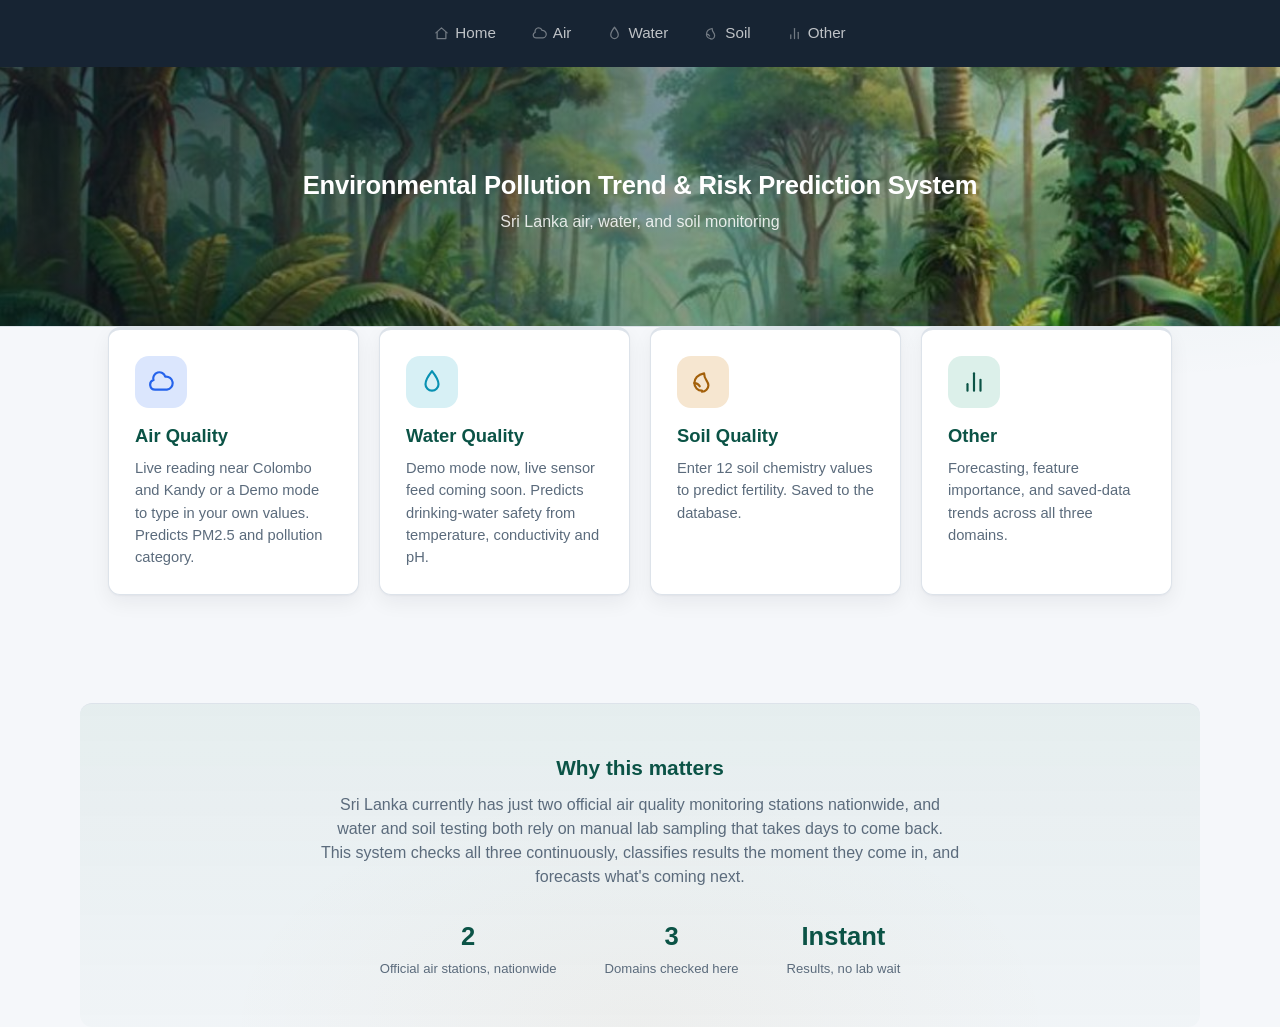
<file: frontend/index.html>
<!DOCTYPE html>
<html lang="en">
<head>
<meta charset="UTF-8">
<meta name="viewport" content="width=device-width, initial-scale=1">
<title>Pollution Prediction System</title>
<link rel="stylesheet" href="style.css">
</head>
<body>
<nav class="topnav">
  <a href="index.html">
    <svg viewBox="0 0 24 24" fill="none" stroke="currentColor" stroke-width="2" stroke-linecap="round" stroke-linejoin="round"><path d="M3 11l9-8 9 8"/><path d="M5 10v10h14V10"/></svg>
    Home
  </a>
  <a href="air.html">
    <svg viewBox="0 0 24 24" fill="none" stroke="currentColor" stroke-width="2" stroke-linecap="round" stroke-linejoin="round"><path d="M6.5 19a4.5 4.5 0 0 1-1.4-8.77A5.5 5.5 0 0 1 15.9 7.02 4.5 4.5 0 0 1 17.5 19h-11Z"/></svg>
    Air
  </a>
  <a href="water.html">
    <svg viewBox="0 0 24 24" fill="none" stroke="currentColor" stroke-width="2" stroke-linecap="round" stroke-linejoin="round"><path d="M12 2s6 7.5 6 12a6 6 0 1 1-12 0c0-4.5 6-12 6-12Z"/></svg>
    Water
  </a>
  <a href="soil.html">
    <svg viewBox="0 0 24 24" fill="none" stroke="currentColor" stroke-width="2" stroke-linecap="round" stroke-linejoin="round"><path d="M11 20A7 7 0 0 1 4 13c0-4 3-8 9-9 0 6 4 7 4 11a6 6 0 0 1-6 6Z"/><path d="M4 13c2 0 4 1 5 3"/></svg>
    Soil
  </a>
  <a href="other.html">
    <svg viewBox="0 0 24 24" fill="none" stroke="currentColor" stroke-width="2" stroke-linecap="round" stroke-linejoin="round"><line x1="18" y1="20" x2="18" y2="10"/><line x1="12" y1="20" x2="12" y2="4"/><line x1="6" y1="20" x2="6" y2="14"/></svg>
    Other
  </a>
</nav>

<header class="page-header header-home">
  <h1>Environmental Pollution Trend &amp; Risk Prediction System</h1>
  <p>Sri Lanka air, water, and soil monitoring</p>
</header>

<main class="card-grid">
  <a class="card card-air" href="air.html">
    <span class="icon-badge">
      <svg viewBox="0 0 24 24" fill="none" stroke="currentColor" stroke-width="2" stroke-linecap="round" stroke-linejoin="round">
        <path d="M6.5 19a4.5 4.5 0 0 1-1.4-8.77A5.5 5.5 0 0 1 15.9 7.02 4.5 4.5 0 0 1 17.5 19h-11Z"/>
      </svg>
    </span>
    <h2>Air Quality</h2>
    <p>Live reading near Colombo and Kandy or a Demo mode to type in your own values. Predicts PM2.5 and pollution category.</p>
  </a>
  <a class="card card-water" href="water.html">
    <span class="icon-badge">
      <svg viewBox="0 0 24 24" fill="none" stroke="currentColor" stroke-width="2" stroke-linecap="round" stroke-linejoin="round">
        <path d="M12 2s6 7.5 6 12a6 6 0 1 1-12 0c0-4.5 6-12 6-12Z"/>
      </svg>
    </span>
    <h2>Water Quality</h2>
    <p>Demo mode now, live sensor feed coming soon. Predicts drinking-water safety from temperature, conductivity and pH.</p>
  </a>
  <a class="card card-soil" href="soil.html">
    <span class="icon-badge">
      <svg viewBox="0 0 24 24" fill="none" stroke="currentColor" stroke-width="2" stroke-linecap="round" stroke-linejoin="round">
        <path d="M11 20A7 7 0 0 1 4 13c0-4 3-8 9-9 0 6 4 7 4 11a6 6 0 0 1-6 6Z"/>
        <path d="M4 13c2 0 4 1 5 3"/>
      </svg>
    </span>
    <h2>Soil Quality</h2>
    <p>Enter 12 soil chemistry values to predict fertility. Saved to the database.</p>
  </a>
  <a class="card card-other" href="other.html">
    <span class="icon-badge">
      <svg viewBox="0 0 24 24" fill="none" stroke="currentColor" stroke-width="2" stroke-linecap="round" stroke-linejoin="round">
        <line x1="18" y1="20" x2="18" y2="10"/>
        <line x1="12" y1="20" x2="12" y2="4"/>
        <line x1="6" y1="20" x2="6" y2="14"/>
      </svg>
    </span>
    <h2>Other</h2>
    <p>Forecasting, feature importance, and saved-data trends across all three domains.</p>
  </a>
</main>

<section class="home-footer">
  <h2>Why this matters</h2>
  <p>Sri Lanka currently has just two official air quality monitoring stations nationwide, and water and soil testing both rely on manual lab sampling that takes days to come back. This system checks all three continuously, classifies results the moment they come in, and forecasts what's coming next.</p>
  <div class="stat-row">
    <div class="stat"><strong>2</strong><span>Official air stations, nationwide</span></div>
    <div class="stat"><strong>3</strong><span>Domains checked here</span></div>
    <div class="stat"><strong>Instant</strong><span>Results, no lab wait</span></div>
  </div>
</section>

</body>
</html>
</file>
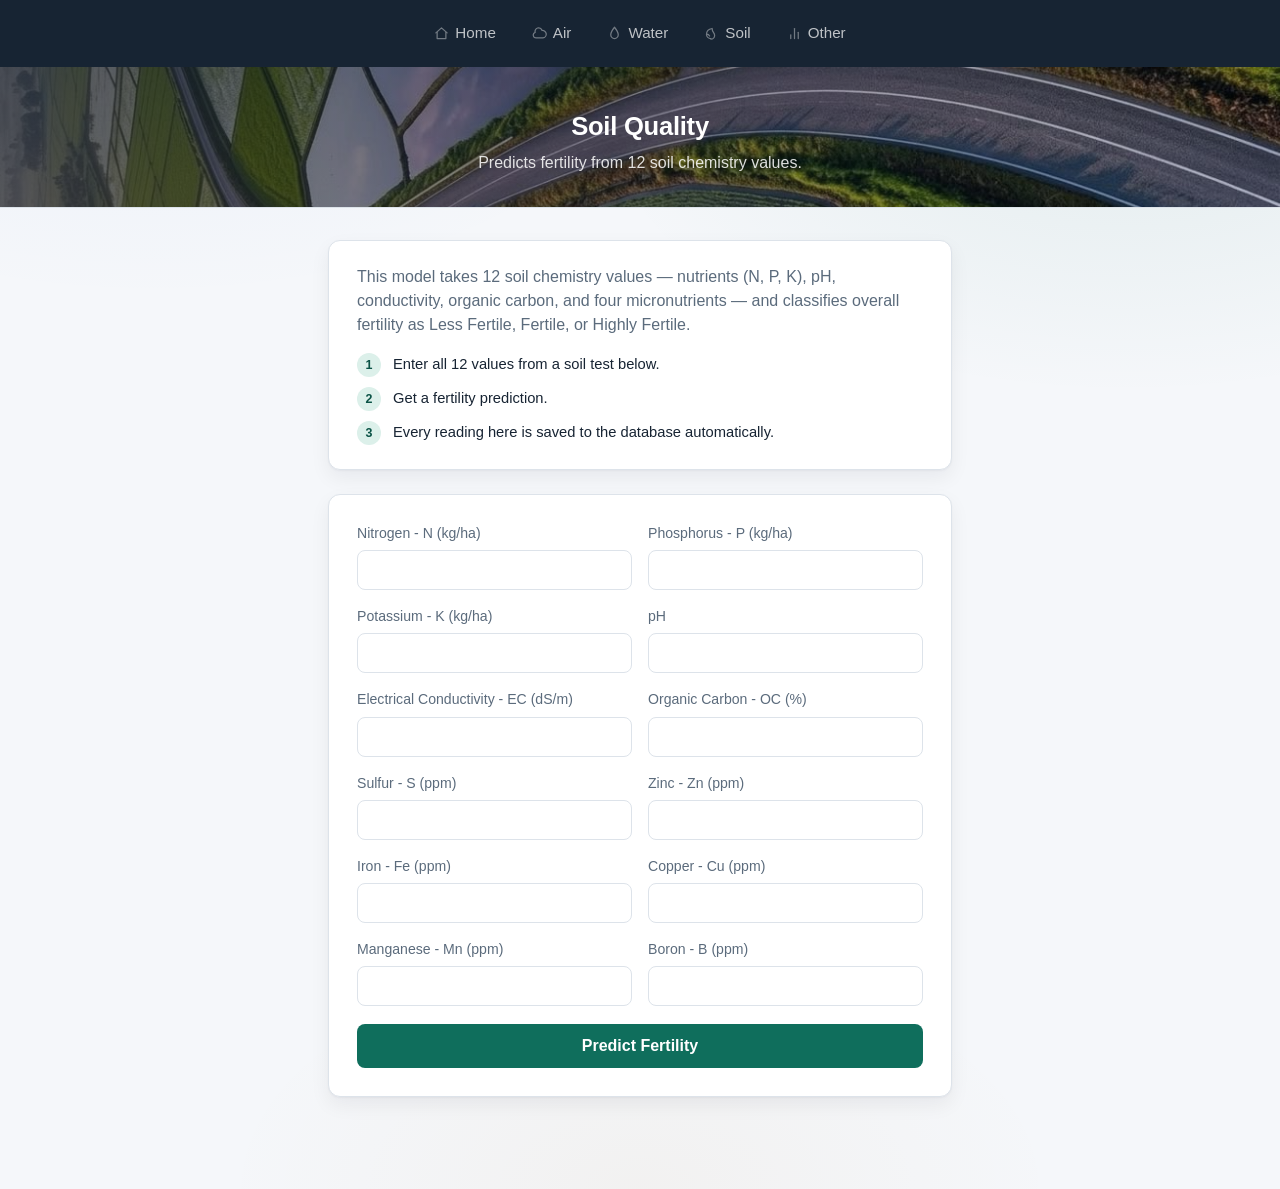
<file: frontend/soil.html>
<!DOCTYPE html>
<html lang="en">
<head>
<meta charset="UTF-8">
<meta name="viewport" content="width=device-width, initial-scale=1">
<title>Soil Quality</title>
<link rel="stylesheet" href="style.css">
</head>
<body>
<nav class="topnav">
  <a href="index.html">
    <svg viewBox="0 0 24 24" fill="none" stroke="currentColor" stroke-width="2" stroke-linecap="round" stroke-linejoin="round"><path d="M3 11l9-8 9 8"/><path d="M5 10v10h14V10"/></svg>
    Home
  </a>
  <a href="air.html">
    <svg viewBox="0 0 24 24" fill="none" stroke="currentColor" stroke-width="2" stroke-linecap="round" stroke-linejoin="round"><path d="M6.5 19a4.5 4.5 0 0 1-1.4-8.77A5.5 5.5 0 0 1 15.9 7.02 4.5 4.5 0 0 1 17.5 19h-11Z"/></svg>
    Air
  </a>
  <a href="water.html">
    <svg viewBox="0 0 24 24" fill="none" stroke="currentColor" stroke-width="2" stroke-linecap="round" stroke-linejoin="round"><path d="M12 2s6 7.5 6 12a6 6 0 1 1-12 0c0-4.5 6-12 6-12Z"/></svg>
    Water
  </a>
  <a href="soil.html">
    <svg viewBox="0 0 24 24" fill="none" stroke="currentColor" stroke-width="2" stroke-linecap="round" stroke-linejoin="round"><path d="M11 20A7 7 0 0 1 4 13c0-4 3-8 9-9 0 6 4 7 4 11a6 6 0 0 1-6 6Z"/><path d="M4 13c2 0 4 1 5 3"/></svg>
    Soil
  </a>
  <a href="other.html">
    <svg viewBox="0 0 24 24" fill="none" stroke="currentColor" stroke-width="2" stroke-linecap="round" stroke-linejoin="round"><line x1="18" y1="20" x2="18" y2="10"/><line x1="12" y1="20" x2="12" y2="4"/><line x1="6" y1="20" x2="6" y2="14"/></svg>
    Other
  </a>
</nav>

<header class="page-header header-soil">
  <h1>Soil Quality</h1>
  <p>Predicts fertility from 12 soil chemistry values.</p>
</header>

<main>

  <section class="domain-intro">
    <p>This model takes 12 soil chemistry values &mdash; nutrients (N, P, K), pH, conductivity, organic carbon, and four micronutrients &mdash; and classifies overall fertility as Less Fertile, Fertile, or Highly Fertile.</p>
    <ol class="steps-list">
      <li><span class="step-num">1</span> Enter all 12 values from a soil test below.</li>
      <li><span class="step-num">2</span> Get a fertility prediction.</li>
      <li><span class="step-num">3</span> Every reading here is saved to the database automatically.</li>
    </ol>
  </section>

  <form id="soil-form">
    <div class="field-grid">
      <label>Nitrogen - N (kg/ha) <input type="number" step="any" id="N" required></label>
      <label>Phosphorus - P (kg/ha) <input type="number" step="any" id="P" required></label>
      <label>Potassium - K (kg/ha) <input type="number" step="any" id="K" required></label>
      <label>pH <input type="number" step="any" id="pH" required></label>
      <label>Electrical Conductivity - EC (dS/m) <input type="number" step="any" id="EC" required></label>
      <label>Organic Carbon - OC (%) <input type="number" step="any" id="OC" required></label>
      <label>Sulfur - S (ppm) <input type="number" step="any" id="S" required></label>
      <label>Zinc - Zn (ppm) <input type="number" step="any" id="Zn" required></label>
      <label>Iron - Fe (ppm) <input type="number" step="any" id="Fe" required></label>
      <label>Copper - Cu (ppm) <input type="number" step="any" id="Cu" required></label>
      <label>Manganese - Mn (ppm) <input type="number" step="any" id="Mn" required></label>
      <label>Boron - B (ppm) <input type="number" step="any" id="B" required></label>
    </div>
    <button type="submit">Predict Fertility</button>
  </form>

  <div id="soil-result" class="result"></div>

</main>

<script src="main.js"></script>
</body>
</html>
</file>
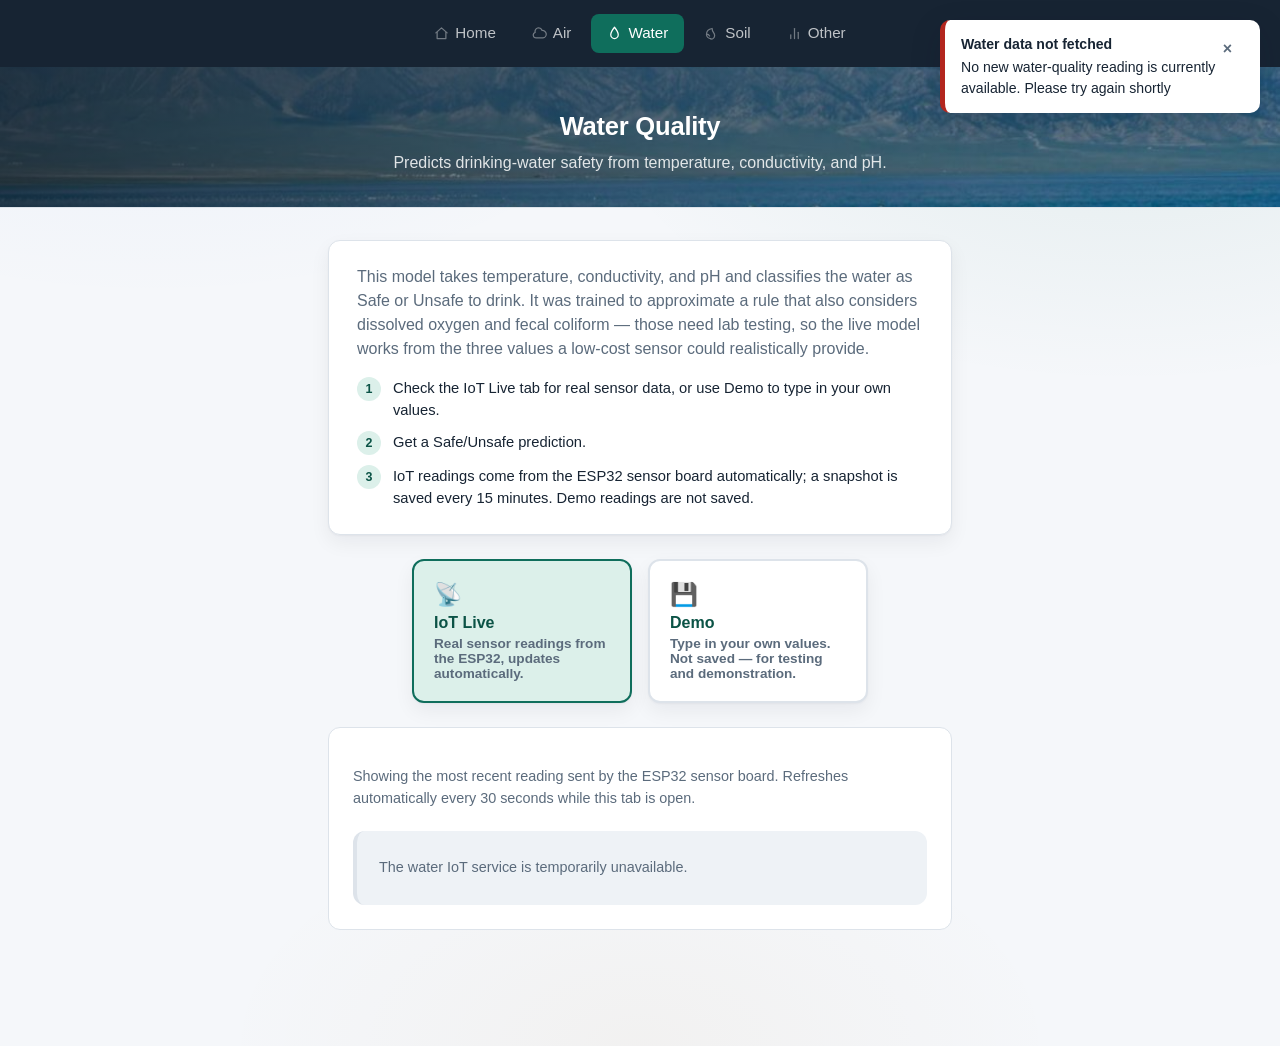
<file: frontend/water.html>
<!DOCTYPE html>
<html lang="en">
<head>
<meta charset="UTF-8">
<meta name="viewport" content="width=device-width, initial-scale=1">
<title>Water Quality</title>
<link rel="stylesheet" href="style.css">
</head>
<body>
<nav class="topnav">
  <a href="index.html">
    <svg viewBox="0 0 24 24" fill="none" stroke="currentColor" stroke-width="2" stroke-linecap="round" stroke-linejoin="round"><path d="M3 11l9-8 9 8"/><path d="M5 10v10h14V10"/></svg>
    Home
  </a>
  <a href="air.html">
    <svg viewBox="0 0 24 24" fill="none" stroke="currentColor" stroke-width="2" stroke-linecap="round" stroke-linejoin="round"><path d="M6.5 19a4.5 4.5 0 0 1-1.4-8.77A5.5 5.5 0 0 1 15.9 7.02 4.5 4.5 0 0 1 17.5 19h-11Z"/></svg>
    Air
  </a>
  <a href="water.html" class="active">
    <svg viewBox="0 0 24 24" fill="none" stroke="currentColor" stroke-width="2" stroke-linecap="round" stroke-linejoin="round"><path d="M12 2s6 7.5 6 12a6 6 0 1 1-12 0c0-4.5 6-12 6-12Z"/></svg>
    Water
  </a>
  <a href="soil.html">
    <svg viewBox="0 0 24 24" fill="none" stroke="currentColor" stroke-width="2" stroke-linecap="round" stroke-linejoin="round"><path d="M11 20A7 7 0 0 1 4 13c0-4 3-8 9-9 0 6 4 7 4 11a6 6 0 0 1-6 6Z"/><path d="M4 13c2 0 4 1 5 3"/></svg>
    Soil
  </a>
  <a href="other.html">
    <svg viewBox="0 0 24 24" fill="none" stroke="currentColor" stroke-width="2" stroke-linecap="round" stroke-linejoin="round"><line x1="18" y1="20" x2="18" y2="10"/><line x1="12" y1="20" x2="12" y2="4"/><line x1="6" y1="20" x2="6" y2="14"/></svg>
    Other
  </a>
</nav>
<header class="page-header header-water">
  <h1>Water Quality</h1>
  <p>Predicts drinking-water safety from temperature, conductivity, and pH.</p>
</header>

<main>

  <section class="domain-intro">
    <p>This model takes temperature, conductivity, and pH and classifies the water as Safe or Unsafe to drink. It was trained to approximate a rule that also considers dissolved oxygen and fecal coliform &mdash; those need lab testing, so the live model works from the three values a low-cost sensor could realistically provide.</p>
    <ol class="steps-list">
      <li><span class="step-num">1</span> Check the IoT Live tab for real sensor data, or use Demo to type in your own values.</li>
      <li><span class="step-num">2</span> Get a Safe/Unsafe prediction.</li>
      <li><span class="step-num">3</span> IoT readings come from the ESP32 sensor board automatically; a snapshot is saved every 15 minutes. Demo readings are not saved.</li>
    </ol>
  </section>

  <div class="mode-card-grid">
    <button type="button" class="mode-card active" data-target="panel-iot">
      <span class="icon">&#128225;</span>
      <h3>IoT Live</h3>
      <p>Real sensor readings from the ESP32, updates automatically.</p>
    </button>
    <button type="button" class="mode-card" data-target="panel-demo">
      <span class="icon">&#128190;</span>
      <h3>Demo</h3>
      <p>Type in your own values. Not saved &mdash; for testing and demonstration.</p>
    </button>
  </div>

  <div id="panel-demo" class="mode-panel">
    <form id="water-form">
      <div class="field-grid">
        <label>Temperature (&deg;C) <input type="number" step="any" id="temperature" required></label>
        <label>Conductivity (&micro;S/cm) <input type="number" step="any" id="conductivity" required></label>
        <label>pH <input type="number" step="any" id="ph" required></label>
      </div>
      <button type="submit">Predict</button>
    </form>

    <div id="water-result" class="result"></div>
  </div>

  <div id="panel-iot" class="mode-panel active">
    <div class="panel">
      <p class="muted">Showing the most recent reading sent by the ESP32 sensor board. Refreshes automatically every 30 seconds while this tab is open.</p>
      <div id="iot-water-result" class="result">Waiting for a reading from the sensor&hellip;</div>
    </div>
  </div>

</main>

<script src="main.js"></script>
</body>
</html>
</file>
<file: frontend/style.css>
/* ============================================
   Environmental Pollution Prediction System
   ============================================ */

:root {
  --bg: #f5f7fa;
  --surface: #ffffff;
  --surface-alt: #eef2f6;
  --ink: #172433;
  --muted: #5b6b7c;
  --accent: #0f6e5c;
  --accent-dark: #0b5346;
  --accent-soft: #dcf0ea;
  --danger: #b3261e;
  --danger-soft: #f8dede;
  --border: #dde3ea;
  --radius: 12px;
  --shadow: 0 1px 2px rgba(15,23,42,0.04), 0 8px 20px rgba(15,23,42,0.06);

  --air-color: #2563eb;   --air-soft: #dbe6fd;
  --water-color: #0891b2; --water-soft: #d7f0f5;
  --soil-color: #a3600a;  --soil-soft: #f6e6d0;

  --status-good: #1a7f37;      --status-good-soft: #e0f5e6;
  --status-moderate: #9a7d0a;  --status-moderate-soft: #fdf3d3;
  --status-warn: #c2570d;      --status-warn-soft: #fbe6d3;
  --status-bad: #b3261e;       --status-bad-soft: #f8dede;
  --status-severe: #7c3aab;    --status-severe-soft: #f1e3f8;
  --status-extreme: #6e1423;   --status-extreme-soft: #f3d9df;
}

* { box-sizing: border-box; }

body {
  margin: 0;
  min-height: 100vh;
  font-family: -apple-system, "Segoe UI", Roboto, sans-serif;
  color: var(--ink);
  line-height: 1.5;
  background:
    radial-gradient(900px 500px at 12% 0%, rgba(37,99,235,0.05), transparent 60%),
    radial-gradient(900px 500px at 88% 8%, rgba(15,110,92,0.08), transparent 60%),
    radial-gradient(700px 400px at 50% 100%, rgba(163,96,10,0.04), transparent 60%),
    var(--bg);
}

.topnav {
  display: flex;
  justify-content: center;
  gap: 4px;
  padding: 14px 28px;
  background: var(--ink);
}

.topnav a {
  display: flex;
  align-items: center;
  gap: 6px;
  color: white;
  text-decoration: none;
  padding: 8px 16px;
  border-radius: 8px;
  font-size: 0.95rem;
  font-weight: 500;
  opacity: 0.72;
  transition: opacity 0.15s ease, background 0.15s ease;
}

.topnav a svg { width: 15px; height: 15px; opacity: 0.55; transition: opacity 0.15s ease; }
.topnav a:hover svg, .topnav a.active svg { opacity: 1; }

.topnav a:hover { opacity: 1; background: rgba(255,255,255,0.08); }
.topnav a.active { opacity: 1; background: var(--accent); }

header {
  padding: 40px 28px 32px;
  background:
    url("data:image/svg+xml,%3Csvg xmlns='http://www.w3.org/2000/svg' width='80' height='80' viewBox='0 0 80 80'%3E%3Cpath d='M0 40 Q20 15 40 40 T80 40' stroke='rgba(255,255,255,0.10)' stroke-width='2' fill='none'/%3E%3Cpath d='M0 60 Q20 35 40 60 T80 60' stroke='rgba(255,255,255,0.07)' stroke-width='2' fill='none'/%3E%3C/svg%3E") repeat,
    linear-gradient(135deg, var(--accent-dark), var(--accent) 65%, #128a71);
  border-bottom: 1px solid var(--border);
  text-align: center;
}

header h1 {
  margin: 0 0 6px 0;
  font-size: 1.6rem;
  letter-spacing: -0.01em;
  color: #ffffff;
}

header p {
  margin: 0;
  color: rgba(255,255,255,0.85);
  font-size: 1rem;
}

main {
  max-width: 680px;
  margin: 32px auto;
  padding: 0 28px 60px;
}

main.wide { max-width: 900px; }

.card-grid {
  max-width: 1120px;
  margin: 0 auto;
  display: grid;
  grid-template-columns: repeat(4, 1fr);
  gap: 20px;
}

@media (max-width: 900px) { .card-grid { grid-template-columns: repeat(2, 1fr); } }
@media (max-width: 480px) { .card-grid { grid-template-columns: 1fr; } }

.card {
  display: block;
  background: var(--surface);
  border: 1px solid var(--border);
  border-top: 3px solid var(--border);
  border-radius: var(--radius);
  padding: 26px;
  text-decoration: none;
  color: var(--ink);
  box-shadow: var(--shadow);
  transition: transform 0.15s ease, border-color 0.15s ease;
}

.card:hover { transform: translateY(-3px); }
.card.card-air:hover    { border-top-color: var(--air-color); }
.card.card-water:hover  { border-top-color: var(--water-color); }
.card.card-soil:hover   { border-top-color: var(--soil-color); }
.card.card-other:hover  { border-top-color: var(--accent); }

.card h2 { margin: 0 0 8px 0; font-size: 1.15rem; color: var(--accent-dark); }
.card p { margin: 0; color: var(--muted); font-size: 0.92rem; }

.icon-badge {
  width: 52px;
  height: 52px;
  border-radius: 14px;
  display: flex;
  align-items: center;
  justify-content: center;
  margin-bottom: 14px;
}
.icon-badge svg { width: 26px; height: 26px; }

.card-air .icon-badge   { background: var(--air-soft);    color: var(--air-color); }
.card-water .icon-badge { background: var(--water-soft);  color: var(--water-color); }
.card-soil .icon-badge  { background: var(--soil-soft);   color: var(--soil-color); }
.card-other .icon-badge { background: var(--accent-soft); color: var(--accent-dark); }

.home-footer {
  max-width: 1120px;
  margin: 48px auto 0;
  padding: 48px 28px;
  background: linear-gradient(180deg, rgba(15,110,92,0.07), rgba(15,110,92,0.02));
  border-top: 1px solid var(--border);
  border-radius: var(--radius);
  text-align: center;
}

.home-footer h2 { margin: 0 0 10px 0; font-size: 1.3rem; color: var(--accent-dark); }
.home-footer > p { max-width: 640px; margin: 0 auto 28px; color: var(--muted); }

.stat-row { display: flex; justify-content: center; gap: 48px; flex-wrap: wrap; }
.stat { display: flex; flex-direction: column; align-items: center; }
.stat strong { font-size: 1.6rem; color: var(--accent-dark); }
.stat span { font-size: 0.82rem; color: var(--muted); margin-top: 4px; }

.domain-intro {
  background: var(--surface);
  border: 1px solid var(--border);
  border-radius: var(--radius);
  padding: 24px 28px;
  margin-bottom: 24px;
  box-shadow: var(--shadow);
}

.domain-intro > p { margin: 0 0 16px 0; color: var(--muted); }

.steps-list { list-style: none; margin: 0; padding: 0; display: flex; flex-direction: column; gap: 10px; }
.steps-list li { display: flex; gap: 12px; align-items: flex-start; font-size: 0.92rem; }

.step-num {
  flex: 0 0 24px; height: 24px; border-radius: 50%;
  background: var(--accent-soft); color: var(--accent-dark);
  font-size: 0.78rem; font-weight: 700;
  display: flex; align-items: center; justify-content: center;
}

.mode-card-grid {
  display: flex;
  flex-wrap: wrap;
  justify-content: center;
  gap: 16px;
  margin-bottom: 24px;
}

.mode-card {
  flex: 0 1 220px;
  text-align: left;
  background: var(--surface);
  border: 2px solid var(--border);
  border-radius: var(--radius);
  padding: 20px;
  cursor: pointer;
  font-family: inherit;
  color: var(--ink);
  box-shadow: var(--shadow);
  transition: border-color 0.15s ease, transform 0.15s ease;
}

.mode-card:hover { transform: translateY(-2px); }
.mode-card.active { border-color: var(--accent); background: var(--accent-soft); }
.mode-card .icon { font-size: 1.4rem; display: block; margin-bottom: 6px; }
.mode-card h3 { margin: 0 0 4px 0; font-size: 1rem; color: var(--accent-dark); }
.mode-card p { margin: 0; font-size: 0.85rem; color: var(--muted); }
.mode-card:disabled { cursor: not-allowed; opacity: 0.55; }
.mode-card:disabled:hover { transform: none; }

.mode-panel { display: none; }
.mode-panel.active { display: block; }

.station-toggle { display: flex; gap: 8px; margin-bottom: 16px; justify-content: center; }
.station-btn {
  padding: 8px 18px;
  border: 1px solid var(--border);
  border-radius: 20px;
  background: var(--surface);
  color: var(--muted);
  font-size: 0.85rem;
  font-weight: 600;
  cursor: pointer;
  font-family: inherit;
}
.station-btn.active { background: var(--air-soft); border-color: var(--air-color); color: var(--air-color); }

.station-map {
  height: 280px;
  border-radius: var(--radius);
  margin-bottom: 18px;
  border: 1px solid var(--border);
  overflow: hidden;
}

form {
  background: var(--surface);
  border: 1px solid var(--border);
  border-radius: var(--radius);
  padding: 28px;
  display: flex;
  flex-direction: column;
  gap: 18px;
  box-shadow: var(--shadow);
}

.field-grid { display: grid; grid-template-columns: repeat(auto-fit, minmax(200px, 1fr)); gap: 16px; }

label { display: flex; flex-direction: column; gap: 6px; font-size: 0.88rem; color: var(--muted); font-weight: 500; }

input, select {
  padding: 10px 12px; border: 1px solid var(--border); border-radius: 8px;
  font-size: 0.98rem; font-family: inherit; color: var(--ink); background: var(--surface);
}

input:focus, select:focus { outline: none; border-color: var(--accent); box-shadow: 0 0 0 3px var(--accent-soft); }

button {
  padding: 13px 18px; border: none; border-radius: 8px;
  background: var(--accent); color: white; font-size: 1rem; font-weight: 600;
  cursor: pointer; transition: background 0.15s ease; font-family: inherit;
}

button:hover { background: var(--accent-dark); }

.result {
  margin-top: 22px; padding: 22px; background: var(--surface-alt);
  border-radius: var(--radius); min-height: 24px; border-left: 4px solid var(--border);
}

.result:empty { display: none; }
.result h3 { margin: 0 0 8px 0; font-size: 1.25rem; }
.result p { margin: 4px 0; color: var(--muted); }
.result strong { color: var(--ink); }

.result.result-good     { background: var(--status-good-soft);     border-left-color: var(--status-good); }
.result.result-moderate { background: var(--status-moderate-soft); border-left-color: var(--status-moderate); }
.result.result-warn     { background: var(--status-warn-soft);     border-left-color: var(--status-warn); }
.result.result-bad      { background: var(--status-bad-soft);      border-left-color: var(--status-bad); }
.result.result-severe   { background: var(--status-severe-soft);   border-left-color: var(--status-severe); }
.result.result-extreme  { background: var(--status-extreme-soft);  border-left-color: var(--status-extreme); }

.result pre { margin-top: 12px; background: var(--surface); padding: 12px; border-radius: 8px; overflow-x: auto; font-size: 0.82rem; color: var(--muted); }

.explain-btn {
  margin-top: 14px;
  background: var(--surface);
  color: var(--accent-dark);
  border: 1px solid var(--accent);
  font-size: 0.85rem;
  padding: 8px 14px;
}
.explain-btn:hover { background: var(--accent-soft); }

.shap-chart { margin-top: 4px; display: flex; flex-direction: column; gap: 10px; }
.shap-row { display: grid; grid-template-columns: 150px 1fr 60px; align-items: center; gap: 10px; }
.shap-label { font-size: 0.78rem; font-weight: 600; text-align: right; color: var(--ink); overflow: hidden; text-overflow: ellipsis; white-space: nowrap; }
.shap-track {
  position: relative; height: 16px; background: var(--surface);
  border-radius: 6px; overflow: hidden; border: 1px solid var(--border);
}
.shap-track::before { content: ""; position: absolute; left: 50%; top: 0; bottom: 0; width: 1px; background: var(--border); }
.shap-bar { position: absolute; top: 0; height: 100%; }
.shap-bar.positive { left: 50%; background: var(--status-good); border-radius: 0 5px 5px 0; }
.shap-bar.negative { right: 50%; background: var(--status-bad); border-radius: 5px 0 0 5px; }
.shap-value { font-size: 0.78rem; color: var(--muted); }

.toast-container { position: fixed; top: 20px; right: 20px; display: flex; flex-direction: column; gap: 10px; z-index: 999; max-width: 320px; }

.toast {
  position: relative; background: var(--surface); border-left: 5px solid var(--status-bad);
  border-radius: 10px; padding: 14px 30px 14px 16px; box-shadow: 0 10px 30px rgba(15,23,42,0.18);
  font-size: 0.88rem; animation: toast-in 0.25s ease;
}

.toast.severity-warn    { border-left-color: var(--status-warn); }
.toast.severity-severe  { border-left-color: var(--status-severe); }
.toast.severity-extreme { border-left-color: var(--status-extreme); }
.toast strong { display: block; margin-bottom: 2px; }

.toast-close { position: absolute; top: 8px; right: 10px; border: none; background: none; color: var(--muted); font-size: 1rem; cursor: pointer; line-height: 1; }

@keyframes toast-in { from { transform: translateX(24px); opacity: 0; } to { transform: translateX(0); opacity: 1; } }

.chart-card { background: var(--surface); border: 1px solid var(--border); border-radius: var(--radius); padding: 22px 24px; box-shadow: var(--shadow); }
.chart-card h3 { margin: 0 0 4px 0; font-size: 1.05rem; }
.chart-card canvas { max-width: 100%; }

.panel { background: var(--surface); border: 1px solid var(--border); border-radius: 12px; padding: 24px; margin-bottom: 24px; }
.panel h2 { margin: 0 0 8px 0; font-size: 1.15rem; }
.muted { color: var(--muted); font-size: 0.9rem; }

.clear-buttons { display: flex; gap: 10px; flex-wrap: wrap; margin: 14px 0; }

.danger-btn {
  padding: 8px 14px; border: 1px solid #b3261e; border-radius: 8px; background: transparent;
  color: #b3261e; font-size: 0.88rem; font-weight: 600; cursor: pointer;
}
.danger-btn:hover { background: #f8dede; }

table { width: 100%; border-collapse: collapse; margin-top: 12px; font-size: 0.88rem; }
th, td { text-align: left; padding: 8px 10px; border-bottom: 1px solid var(--border); }
th { color: var(--muted); font-weight: 600; }

.row-delete { padding: 4px 10px; border: 1px solid var(--border); border-radius: 6px; background: var(--surface); color: var(--muted); font-size: 0.8rem; cursor: pointer; }
.row-delete:hover { border-color: #b3261e; color: #b3261e; }

.fi-chart { margin-top: 14px; display: flex; flex-direction: column; gap: 10px; }
.fi-row { display: grid; grid-template-columns: 90px 1fr 52px; align-items: center; gap: 10px; }
.fi-label { font-size: 0.85rem; font-weight: 600; color: var(--ink); text-align: right; }
.fi-bar-track { background: var(--surface-alt); border-radius: 6px; height: 18px; overflow: hidden; }
.fi-bar { height: 100%; background: var(--accent); border-radius: 6px; transition: width 0.25s ease; }
.fi-value { font-size: 0.82rem; color: var(--muted); }

/* ---- Per-page header photo (top bar image for Air / Water / Soil) ---- */
header.page-header {
  position: relative;
  overflow: hidden;
  background-size: cover;
  background-position: center;
}

/* dark gradient so the white title text stays readable over any photo */
header.page-header::before {
  content: "";
  position: absolute;
  inset: 0;
  background: linear-gradient(120deg, rgba(10,20,30,0.72), rgba(10,20,30,0.38) 60%, rgba(10,20,30,0.15));
}

header.page-header h1,
header.page-header p {
  position: relative;
  z-index: 1;
}

header.header-air   { background-image: url("images/air-header.jpg"); }
header.header-water { background-image: url("images/water-header.jpg"); }
header.header-soil  { background-image: url("images/soil-header.jpg"); }
header.header-home  { background-image: url("images/home-header.jpg"); }
header.header-other { background-image: url("images/other-header.jpg"); }

header.header-home,
header.header-other {
  min-height: 260px;
  display: flex;
  flex-direction: column;
  justify-content: center;
}

@media (max-width: 600px) {
  header.page-header { background-position: center 30%; }
}

/* ---- Readable readings table (replaces raw JSON dump) ---- */
.readings-table { width: 100%; border-collapse: collapse; margin-top: 8px; font-size: 0.86rem; background: var(--surface); border-radius: 8px; overflow: hidden; }
.readings-table td { padding: 7px 12px; border-bottom: 1px solid var(--border); }
.readings-table td:first-child { color: var(--muted); }
.readings-table td:last-child { text-align: right; font-weight: 600; color: var(--ink); }
.readings-table tr:last-child td { border-bottom: none; }

/* ---- Live widget (air.html) ---- */
.live-widget {
  width: auto;
  margin-top: 20px;
  background: var(--surface);
  border: 1px solid var(--border);
  border-radius: var(--radius);
  box-shadow: 0 4px 14px rgba(15,23,42,0.08);
  padding: 14px 16px;
}

.live-widget-header { display: flex; align-items: center; gap: 8px; font-size: 0.78rem; font-weight: 700; letter-spacing: 0.04em; color: var(--muted); }

.live-dot { width: 9px; height: 9px; border-radius: 50%; background: var(--border); flex: 0 0 9px; }
.live-dot.on { background: var(--status-bad); box-shadow: 0 0 0 0 rgba(179,38,30,0.6); animation: live-pulse 1.6s infinite; }

@keyframes live-pulse {
  0%   { box-shadow: 0 0 0 0 rgba(179,38,30,0.55); }
  70%  { box-shadow: 0 0 0 8px rgba(179,38,30,0); }
  100% { box-shadow: 0 0 0 0 rgba(179,38,30,0); }
}

.live-widget-body { margin: 10px 0; min-height: 20px; }
.live-widget-body.loading { opacity: 0.55; }

.live-category { font-size: 0.85rem; font-weight: 700; margin-bottom: 8px; padding: 6px 8px; border-radius: 6px; }
.live-category.good { background: var(--status-good-soft); color: var(--status-good); }
.live-category.bad  { background: var(--status-bad-soft); color: var(--status-bad); }

.live-rows { display: flex; flex-direction: column; gap: 4px; }
.live-row { display: flex; justify-content: space-between; gap: 8px; font-size: 0.78rem; color: var(--muted); }
.live-row strong { color: var(--ink); }

.live-updated { margin: 8px 0 0; font-size: 0.72rem; color: var(--muted); }

.live-widget-toggle {
  width: 100%;
  padding: 8px 10px;
  font-size: 0.82rem;
  background: var(--accent-soft);
  color: var(--accent-dark);
}
.live-widget-toggle:hover { background: var(--accent); color: #fff; }

@media (max-width: 480px) {
  main { padding: 0 16px 40px; }
  header { padding: 32px 16px 26px; }
  .topnav { padding: 12px 16px; overflow-x: auto; }
  .toast-container { left: 16px; right: 16px; max-width: none; }
  .stat-row { gap: 28px; }
}
</file>
